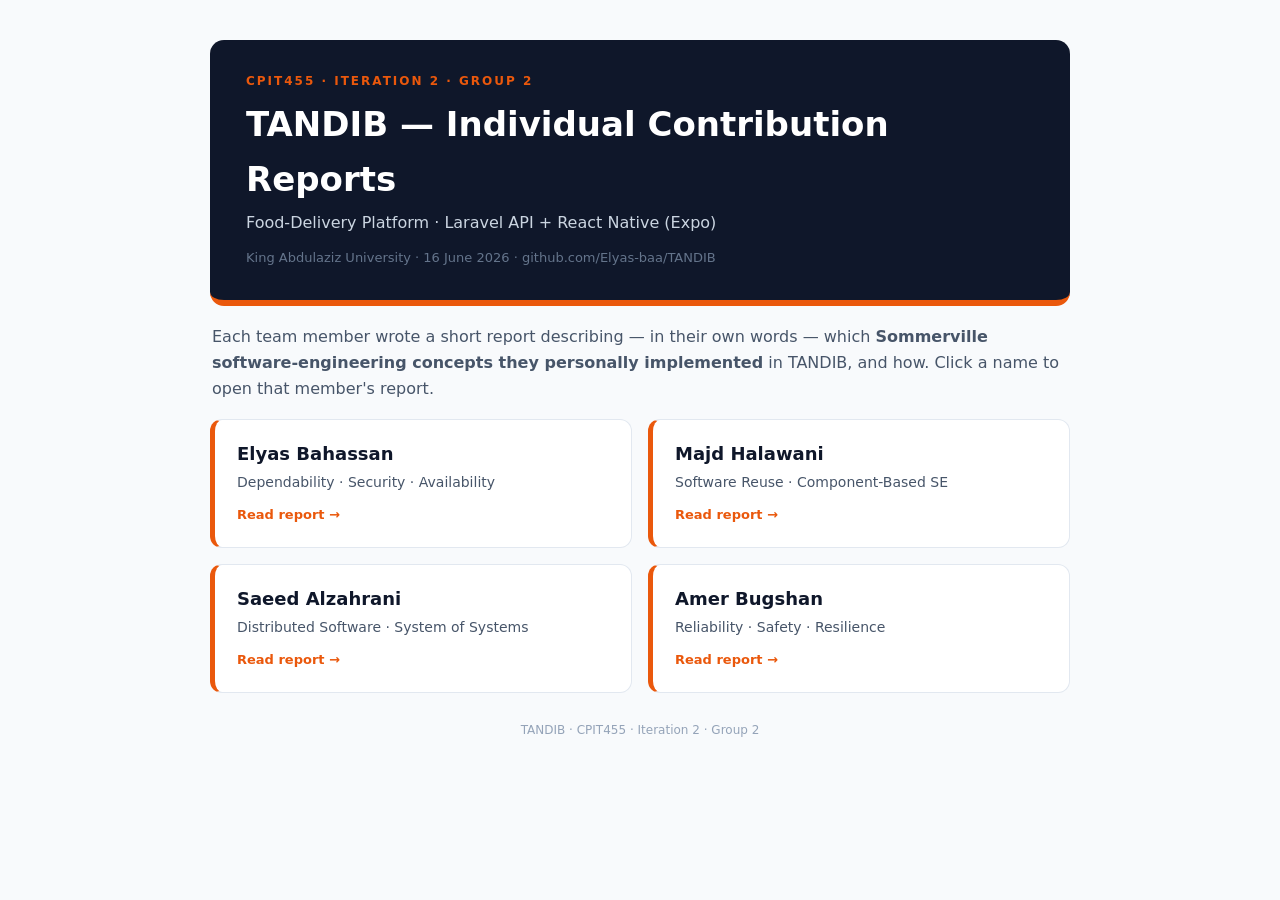
<file: index.html>
<!DOCTYPE html>
<html lang="en">
<head>
  <meta charset="UTF-8" />
  <meta name="viewport" content="width=device-width, initial-scale=1.0" />
  <title>TANDIB — Individual Reports (Group 2)</title>
  <link rel="stylesheet" href="style.css" />
</head>
<body>
  <div class="wrap">
    <div class="hero">
      <div class="kicker">CPIT455 · Iteration 2 · Group 2</div>
      <h1>TANDIB — Individual Contribution Reports</h1>
      <div class="role">Food-Delivery Platform · Laravel API + React Native (Expo)</div>
      <div class="meta">King Abdulaziz University · 16 June 2026 · github.com/Elyas-baa/TANDIB</div>
    </div>

    <p class="intro">
      Each team member wrote a short report describing — in their own words — which
      <strong>Sommerville software-engineering concepts they personally implemented</strong> in TANDIB,
      and how. Click a name to open that member's report.
    </p>

    <div class="grid">
      <a class="person" href="elyas-bahassan.html">
        <div class="name">Elyas Bahassan</div>
        <div class="area">Dependability · Security · Availability</div>
        <span class="go">Read report →</span>
      </a>
      <a class="person" href="majd-halawani.html">
        <div class="name">Majd Halawani</div>
        <div class="area">Software Reuse · Component-Based SE</div>
        <span class="go">Read report →</span>
      </a>
      <a class="person" href="saeed-alzahrani.html">
        <div class="name">Saeed Alzahrani</div>
        <div class="area">Distributed Software · System of Systems</div>
        <span class="go">Read report →</span>
      </a>
      <a class="person" href="amer-bugshan.html">
        <div class="name">Amer Bugshan</div>
        <div class="area">Reliability · Safety · Resilience</div>
        <span class="go">Read report →</span>
      </a>
    </div>

    <footer>TANDIB · CPIT455 · Iteration 2 · Group 2</footer>
  </div>
</body>
</html>
</file>
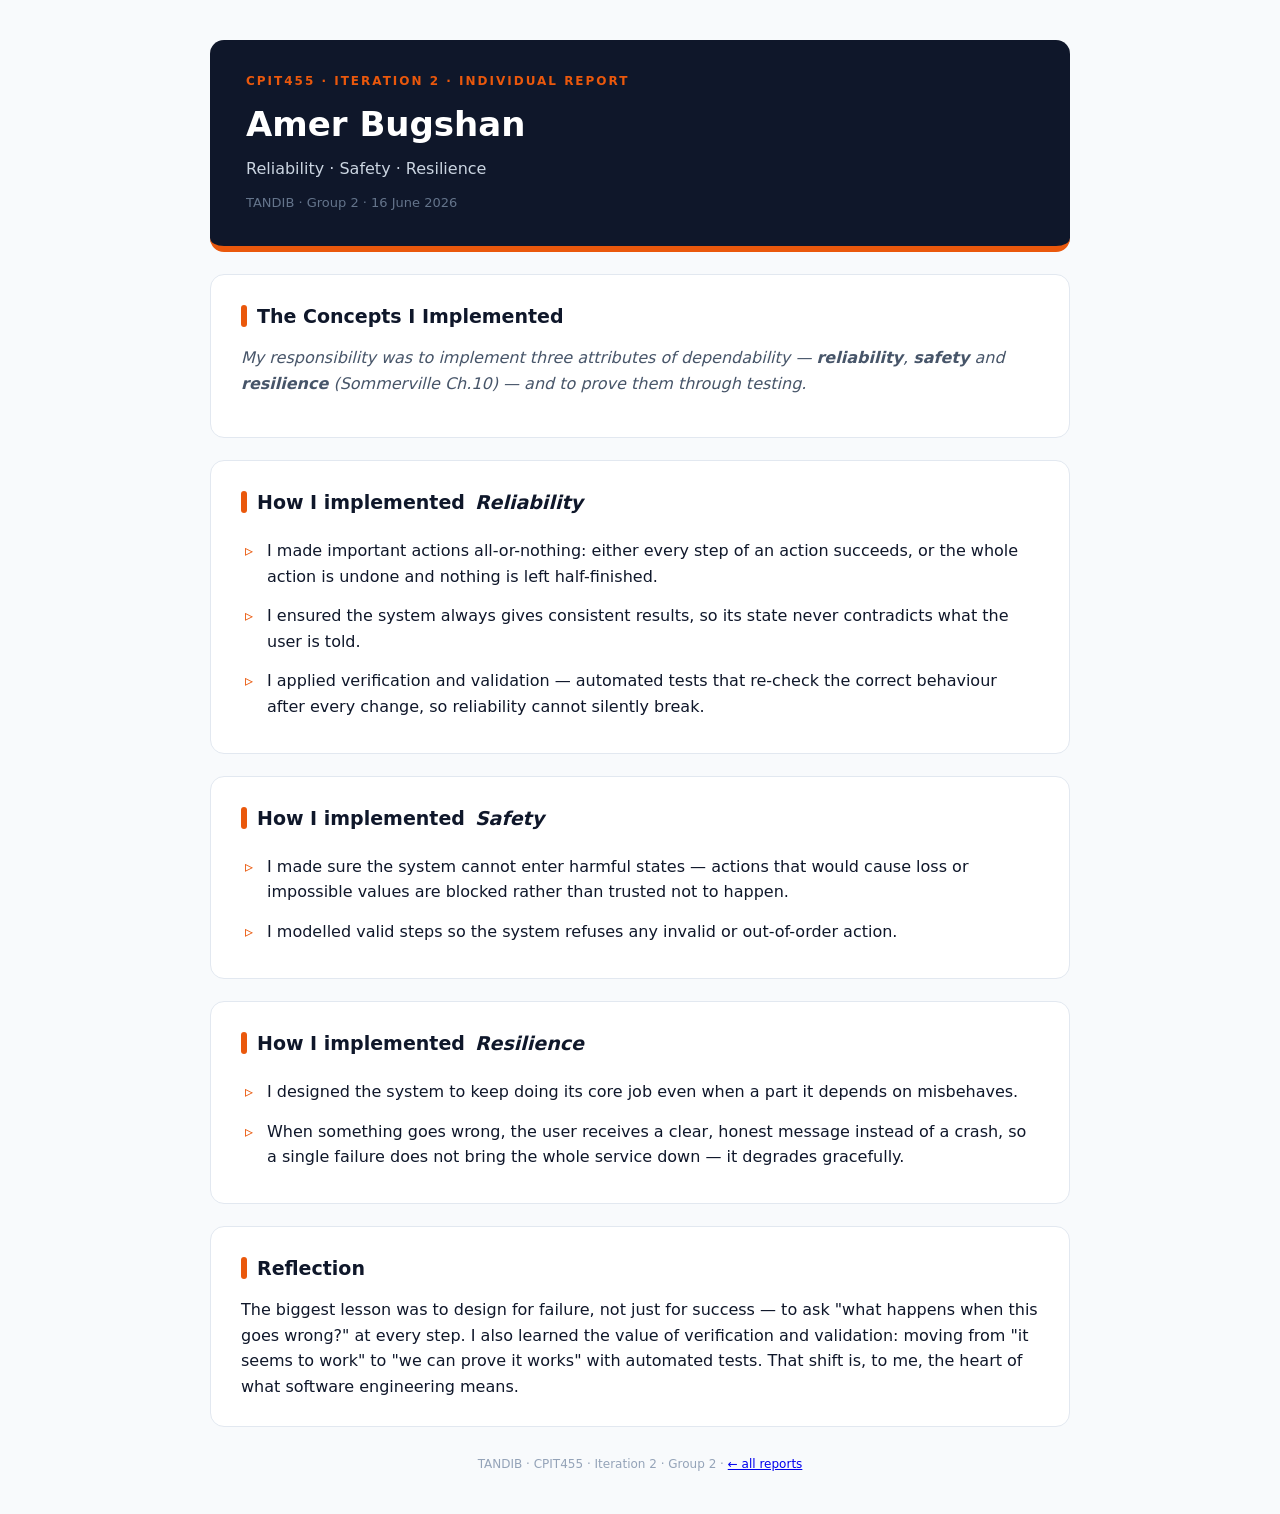
<file: amer-bugshan.html>
<!DOCTYPE html>
<html lang="en">
<head>
  <meta charset="UTF-8" />
  <meta name="viewport" content="width=device-width, initial-scale=1.0" />
  <title>Amer Bugshan — Individual Report</title>
  <link rel="stylesheet" href="style.css" />
</head>
<body>
  <div class="wrap">
    <div class="hero">
      <div class="kicker">CPIT455 · Iteration 2 · Individual Report</div>
      <h1>Amer Bugshan</h1>
      <div class="role">Reliability · Safety · Resilience</div>
      <div class="meta">TANDIB · Group 2 · 16 June 2026</div>
    </div>

    <div class="card">
      <h2>The Concepts I Implemented</h2>
      <p class="lead">My responsibility was to implement three attributes of dependability — <strong>reliability</strong>, <strong>safety</strong> and <strong>resilience</strong> (Sommerville Ch.10) — and to prove them through testing.</p>
    </div>

    <div class="card">
      <h2>How I implemented <em>Reliability</em></h2>
      <ul>
        <li>I made important actions all-or-nothing: either every step of an action succeeds, or the whole action is undone and nothing is left half-finished.</li>
        <li>I ensured the system always gives consistent results, so its state never contradicts what the user is told.</li>
        <li>I applied verification and validation — automated tests that re-check the correct behaviour after every change, so reliability cannot silently break.</li>
      </ul>
    </div>

    <div class="card">
      <h2>How I implemented <em>Safety</em></h2>
      <ul>
        <li>I made sure the system cannot enter harmful states — actions that would cause loss or impossible values are blocked rather than trusted not to happen.</li>
        <li>I modelled valid steps so the system refuses any invalid or out-of-order action.</li>
      </ul>
    </div>

    <div class="card">
      <h2>How I implemented <em>Resilience</em></h2>
      <ul>
        <li>I designed the system to keep doing its core job even when a part it depends on misbehaves.</li>
        <li>When something goes wrong, the user receives a clear, honest message instead of a crash, so a single failure does not bring the whole service down — it degrades gracefully.</li>
      </ul>
    </div>

    <div class="card">
      <h2>Reflection</h2>
      <p>The biggest lesson was to design for failure, not just for success — to ask "what happens when this goes wrong?" at every step. I also learned the value of verification and validation: moving from "it seems to work" to "we can prove it works" with automated tests. That shift is, to me, the heart of what software engineering means.</p>
    </div>

    <footer>TANDIB · CPIT455 · Iteration 2 · Group 2 · <a href="index.html">← all reports</a></footer>
  </div>
</body>
</html>
</file>
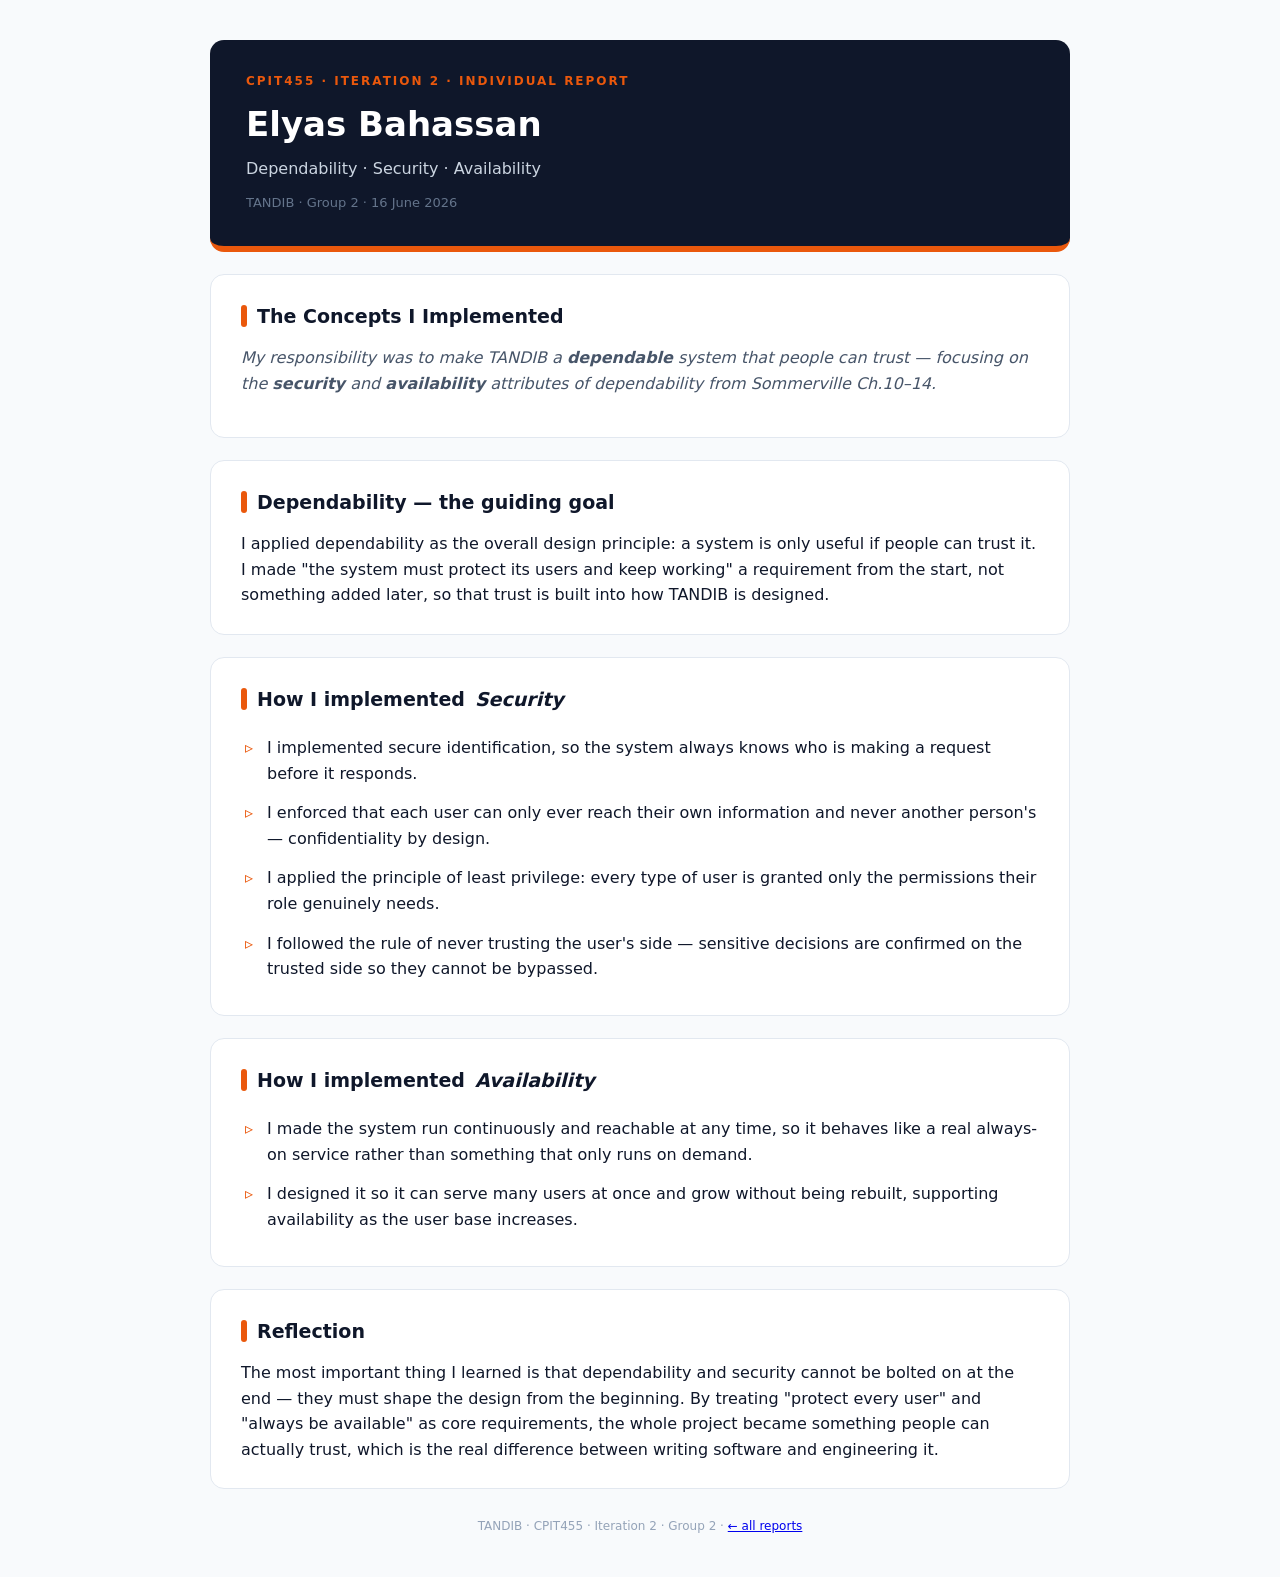
<file: elyas-bahassan.html>
<!DOCTYPE html>
<html lang="en">
<head>
  <meta charset="UTF-8" />
  <meta name="viewport" content="width=device-width, initial-scale=1.0" />
  <title>Elyas Bahsen — Individual Report</title>
  <link rel="stylesheet" href="style.css" />
</head>
<body>
  <div class="wrap">
    <div class="hero">
      <div class="kicker">CPIT455 · Iteration 2 · Individual Report</div>
      <h1>Elyas Bahassan</h1>
      <div class="role">Dependability · Security · Availability</div>
      <div class="meta">TANDIB · Group 2 · 16 June 2026</div>
    </div>

    <div class="card">
      <h2>The Concepts I Implemented</h2>
      <p class="lead">My responsibility was to make TANDIB a <strong>dependable</strong> system that people can trust — focusing on the <strong>security</strong> and <strong>availability</strong> attributes of dependability from Sommerville Ch.10–14.</p>
    </div>

    <div class="card">
      <h2>Dependability — the guiding goal</h2>
      <p>I applied dependability as the overall design principle: a system is only useful if people can trust it. I made "the system must protect its users and keep working" a requirement from the start, not something added later, so that trust is built into how TANDIB is designed.</p>
    </div>

    <div class="card">
      <h2>How I implemented <em>Security</em></h2>
      <ul>
        <li>I implemented secure identification, so the system always knows who is making a request before it responds.</li>
        <li>I enforced that each user can only ever reach their own information and never another person's — confidentiality by design.</li>
        <li>I applied the principle of least privilege: every type of user is granted only the permissions their role genuinely needs.</li>
        <li>I followed the rule of never trusting the user's side — sensitive decisions are confirmed on the trusted side so they cannot be bypassed.</li>
      </ul>
    </div>

    <div class="card">
      <h2>How I implemented <em>Availability</em></h2>
      <ul>
        <li>I made the system run continuously and reachable at any time, so it behaves like a real always-on service rather than something that only runs on demand.</li>
        <li>I designed it so it can serve many users at once and grow without being rebuilt, supporting availability as the user base increases.</li>
      </ul>
    </div>

    <div class="card">
      <h2>Reflection</h2>
      <p>The most important thing I learned is that dependability and security cannot be bolted on at the end — they must shape the design from the beginning. By treating "protect every user" and "always be available" as core requirements, the whole project became something people can actually trust, which is the real difference between writing software and engineering it.</p>
    </div>

    <footer>TANDIB · CPIT455 · Iteration 2 · Group 2 · <a href="index.html">← all reports</a></footer>
  </div>
</body>
</html>
</file>
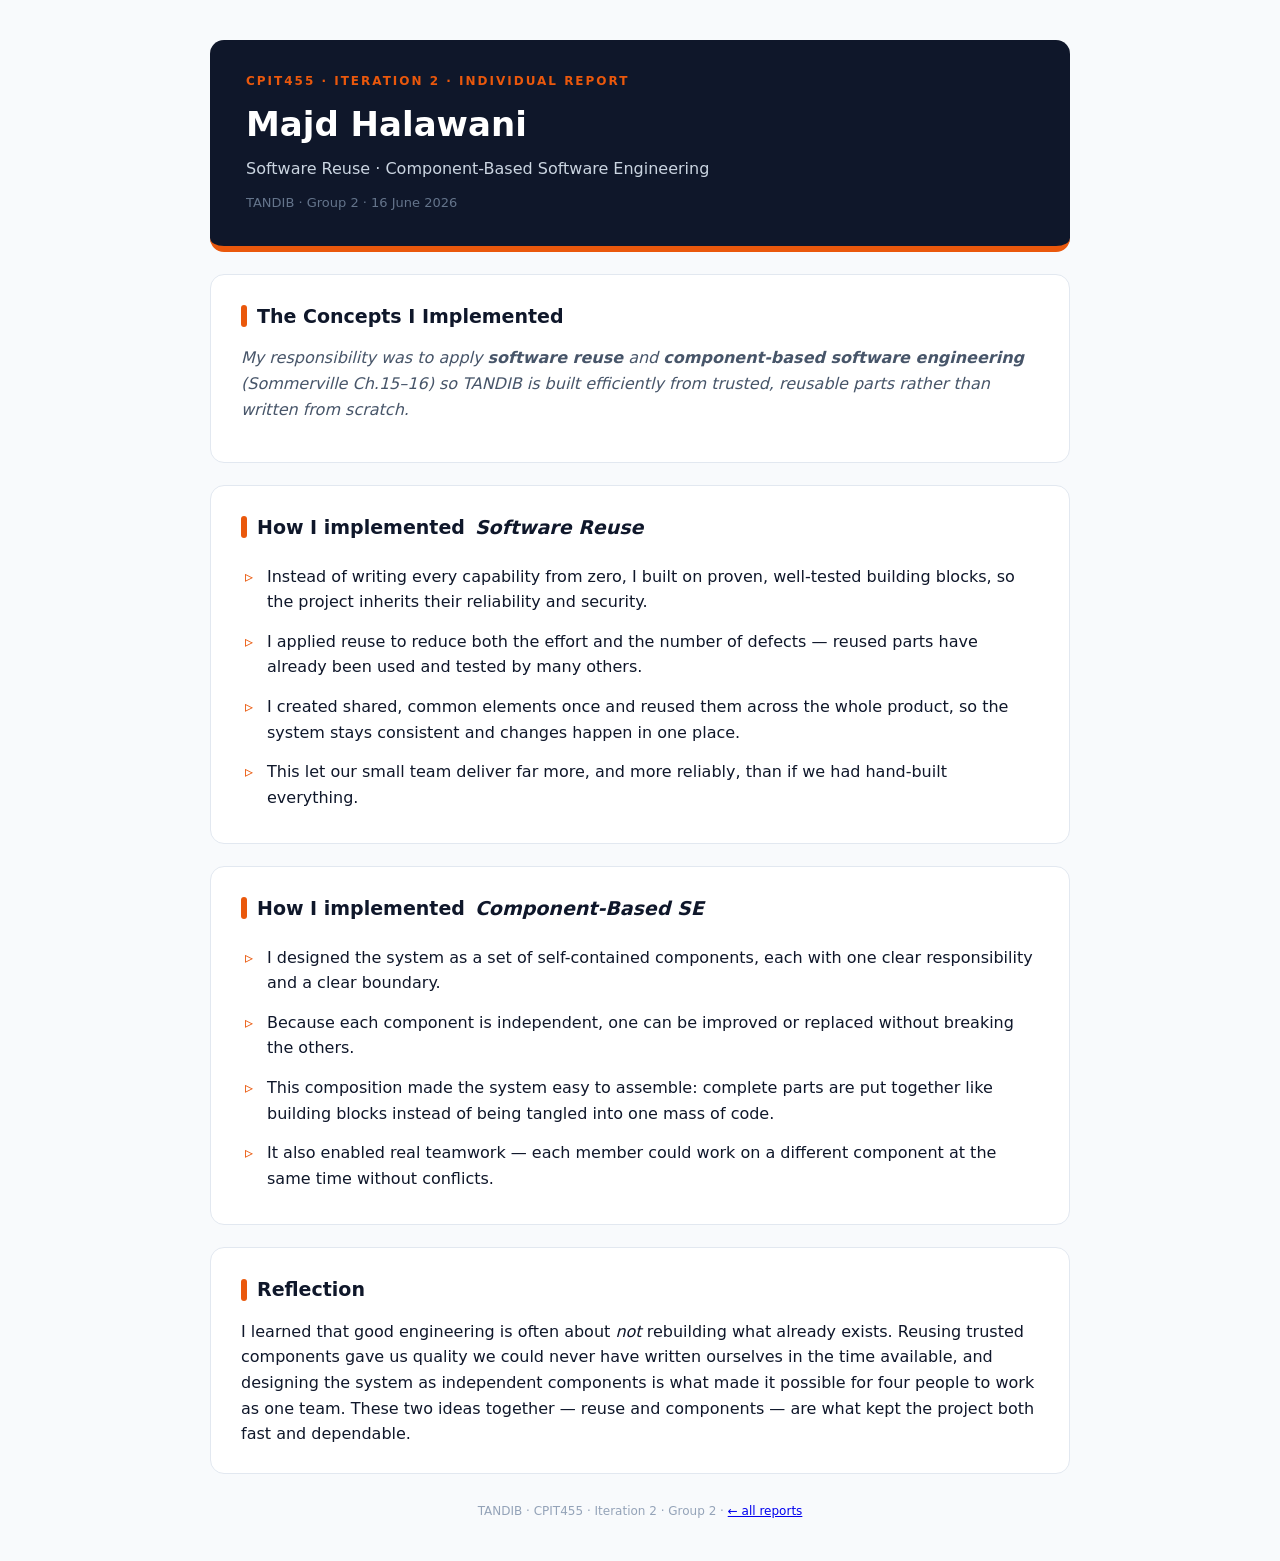
<file: majd-halawani.html>
<!DOCTYPE html>
<html lang="en">
<head>
  <meta charset="UTF-8" />
  <meta name="viewport" content="width=device-width, initial-scale=1.0" />
  <title>Majd Halwani — Individual Report</title>
  <link rel="stylesheet" href="style.css" />
</head>
<body>
  <div class="wrap">
    <div class="hero">
      <div class="kicker">CPIT455 · Iteration 2 · Individual Report</div>
      <h1>Majd Halawani</h1>
      <div class="role">Software Reuse · Component-Based Software Engineering</div>
      <div class="meta">TANDIB · Group 2 · 16 June 2026</div>
    </div>

    <div class="card">
      <h2>The Concepts I Implemented</h2>
      <p class="lead">My responsibility was to apply <strong>software reuse</strong> and <strong>component-based software engineering</strong> (Sommerville Ch.15–16) so TANDIB is built efficiently from trusted, reusable parts rather than written from scratch.</p>
    </div>

    <div class="card">
      <h2>How I implemented <em>Software Reuse</em></h2>
      <ul>
        <li>Instead of writing every capability from zero, I built on proven, well-tested building blocks, so the project inherits their reliability and security.</li>
        <li>I applied reuse to reduce both the effort and the number of defects — reused parts have already been used and tested by many others.</li>
        <li>I created shared, common elements once and reused them across the whole product, so the system stays consistent and changes happen in one place.</li>
        <li>This let our small team deliver far more, and more reliably, than if we had hand-built everything.</li>
      </ul>
    </div>

    <div class="card">
      <h2>How I implemented <em>Component-Based SE</em></h2>
      <ul>
        <li>I designed the system as a set of self-contained components, each with one clear responsibility and a clear boundary.</li>
        <li>Because each component is independent, one can be improved or replaced without breaking the others.</li>
        <li>This composition made the system easy to assemble: complete parts are put together like building blocks instead of being tangled into one mass of code.</li>
        <li>It also enabled real teamwork — each member could work on a different component at the same time without conflicts.</li>
      </ul>
    </div>

    <div class="card">
      <h2>Reflection</h2>
      <p>I learned that good engineering is often about <em>not</em> rebuilding what already exists. Reusing trusted components gave us quality we could never have written ourselves in the time available, and designing the system as independent components is what made it possible for four people to work as one team. These two ideas together — reuse and components — are what kept the project both fast and dependable.</p>
    </div>

    <footer>TANDIB · CPIT455 · Iteration 2 · Group 2 · <a href="index.html">← all reports</a></footer>
  </div>
</body>
</html>
</file>
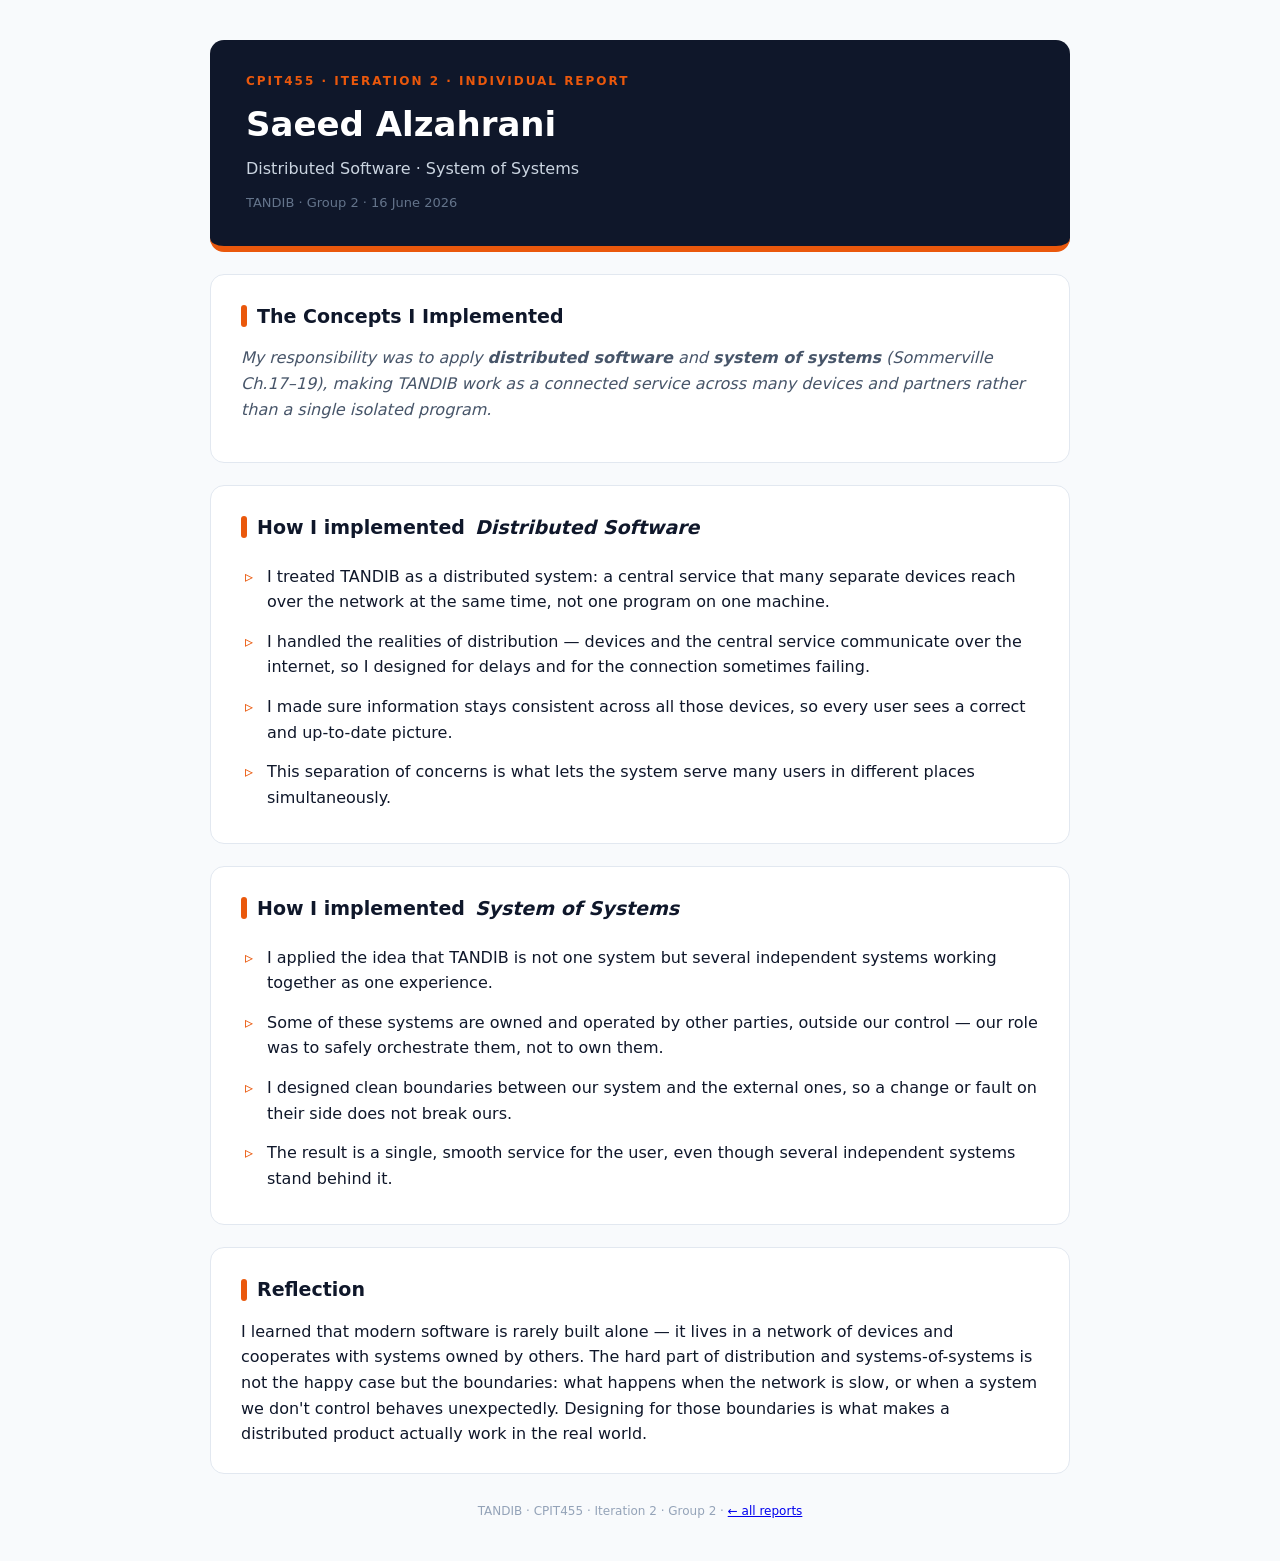
<file: saeed-alzahrani.html>
<!DOCTYPE html>
<html lang="en">
<head>
  <meta charset="UTF-8" />
  <meta name="viewport" content="width=device-width, initial-scale=1.0" />
  <title>Saeed Alzahrani — Individual Report</title>
  <link rel="stylesheet" href="style.css" />
</head>
<body>
  <div class="wrap">
    <div class="hero">
      <div class="kicker">CPIT455 · Iteration 2 · Individual Report</div>
      <h1>Saeed Alzahrani</h1>
      <div class="role">Distributed Software · System of Systems</div>
      <div class="meta">TANDIB · Group 2 · 16 June 2026</div>
    </div>

    <div class="card">
      <h2>The Concepts I Implemented</h2>
      <p class="lead">My responsibility was to apply <strong>distributed software</strong> and <strong>system of systems</strong> (Sommerville Ch.17–19), making TANDIB work as a connected service across many devices and partners rather than a single isolated program.</p>
    </div>

    <div class="card">
      <h2>How I implemented <em>Distributed Software</em></h2>
      <ul>
        <li>I treated TANDIB as a distributed system: a central service that many separate devices reach over the network at the same time, not one program on one machine.</li>
        <li>I handled the realities of distribution — devices and the central service communicate over the internet, so I designed for delays and for the connection sometimes failing.</li>
        <li>I made sure information stays consistent across all those devices, so every user sees a correct and up-to-date picture.</li>
        <li>This separation of concerns is what lets the system serve many users in different places simultaneously.</li>
      </ul>
    </div>

    <div class="card">
      <h2>How I implemented <em>System of Systems</em></h2>
      <ul>
        <li>I applied the idea that TANDIB is not one system but several independent systems working together as one experience.</li>
        <li>Some of these systems are owned and operated by other parties, outside our control — our role was to safely orchestrate them, not to own them.</li>
        <li>I designed clean boundaries between our system and the external ones, so a change or fault on their side does not break ours.</li>
        <li>The result is a single, smooth service for the user, even though several independent systems stand behind it.</li>
      </ul>
    </div>

    <div class="card">
      <h2>Reflection</h2>
      <p>I learned that modern software is rarely built alone — it lives in a network of devices and cooperates with systems owned by others. The hard part of distribution and systems-of-systems is not the happy case but the boundaries: what happens when the network is slow, or when a system we don't control behaves unexpectedly. Designing for those boundaries is what makes a distributed product actually work in the real world.</p>
    </div>

    <footer>TANDIB · CPIT455 · Iteration 2 · Group 2 · <a href="index.html">← all reports</a></footer>
  </div>
</body>
</html>
</file>
<file: style.css>
/* TANDIB — Iteration 2 individual reports (CPIT455, Group 2) */
:root {
  --dark: #0f172a;
  --orange: #ea580c;
  --teal: #0d9488;
  --gray: #475569;
  --light: #f1f5f9;
  --line: #e2e8f0;
  --green: #16a34a;
}
* { box-sizing: border-box; margin: 0; padding: 0; }
body {
  font-family: "Segoe UI", system-ui, -apple-system, Tahoma, sans-serif;
  color: var(--dark);
  background: #f8fafc;
  line-height: 1.6;
  padding: 40px 16px;
}
.wrap { max-width: 860px; margin: 0 auto; }

/* Header */
.hero {
  background: var(--dark);
  color: #fff;
  border-radius: 14px;
  padding: 32px 36px;
  border-bottom: 6px solid var(--orange);
}
.hero .kicker {
  color: var(--orange);
  font-size: 12px;
  font-weight: 700;
  letter-spacing: 2px;
  text-transform: uppercase;
}
.hero h1 { font-size: 34px; margin: 6px 0 4px; }
.hero .role { color: #cbd5e1; font-size: 16px; }
.hero .meta { color: #64748b; font-size: 13px; margin-top: 12px; }

/* Cards / sections */
.card {
  background: #fff;
  border: 1px solid var(--line);
  border-radius: 14px;
  padding: 26px 30px;
  margin-top: 22px;
}
.card h2 {
  font-size: 19px;
  color: var(--dark);
  margin-bottom: 14px;
  display: flex;
  align-items: center;
  gap: 10px;
}
.card h2::before {
  content: "";
  width: 6px; height: 22px;
  background: var(--orange);
  border-radius: 3px;
}
.lead { color: var(--gray); font-style: italic; margin-bottom: 14px; }
ul { list-style: none; }
li { padding: 7px 0 7px 26px; position: relative; }
li::before {
  content: "▹";
  color: var(--orange);
  position: absolute;
  left: 4px;
  font-weight: 700;
}
.tags { display: flex; flex-wrap: wrap; gap: 8px; margin-top: 6px; }
.tag {
  background: var(--light);
  border: 1px solid var(--line);
  color: var(--gray);
  font-size: 12px;
  font-weight: 600;
  padding: 5px 12px;
  border-radius: 999px;
}
.tag.teal { color: var(--teal); border-color: #99f6e4; background: #f0fdfa; }
.tag.green { color: var(--green); border-color: #bbf7d0; background: #f0fdf4; }

/* Index page */
.intro { color: var(--gray); margin: 18px 2px 4px; }
.grid { display: grid; grid-template-columns: 1fr 1fr; gap: 16px; margin-top: 18px; }
.person {
  display: block;
  text-decoration: none;
  color: inherit;
  background: #fff;
  border: 1px solid var(--line);
  border-left: 5px solid var(--orange);
  border-radius: 12px;
  padding: 20px 22px;
  transition: transform .12s ease, box-shadow .12s ease;
}
.person:hover { transform: translateY(-3px); box-shadow: 0 10px 24px rgba(15,23,42,.10); }
.person .name { font-size: 18px; font-weight: 700; }
.person .area { color: var(--gray); font-size: 14px; margin-top: 2px; }
.person .go { color: var(--orange); font-size: 13px; font-weight: 600; margin-top: 12px; display: inline-block; }

footer { text-align: center; color: #94a3b8; font-size: 12px; margin-top: 28px; }
@media (max-width: 640px) { .grid { grid-template-columns: 1fr; } }
</file>
